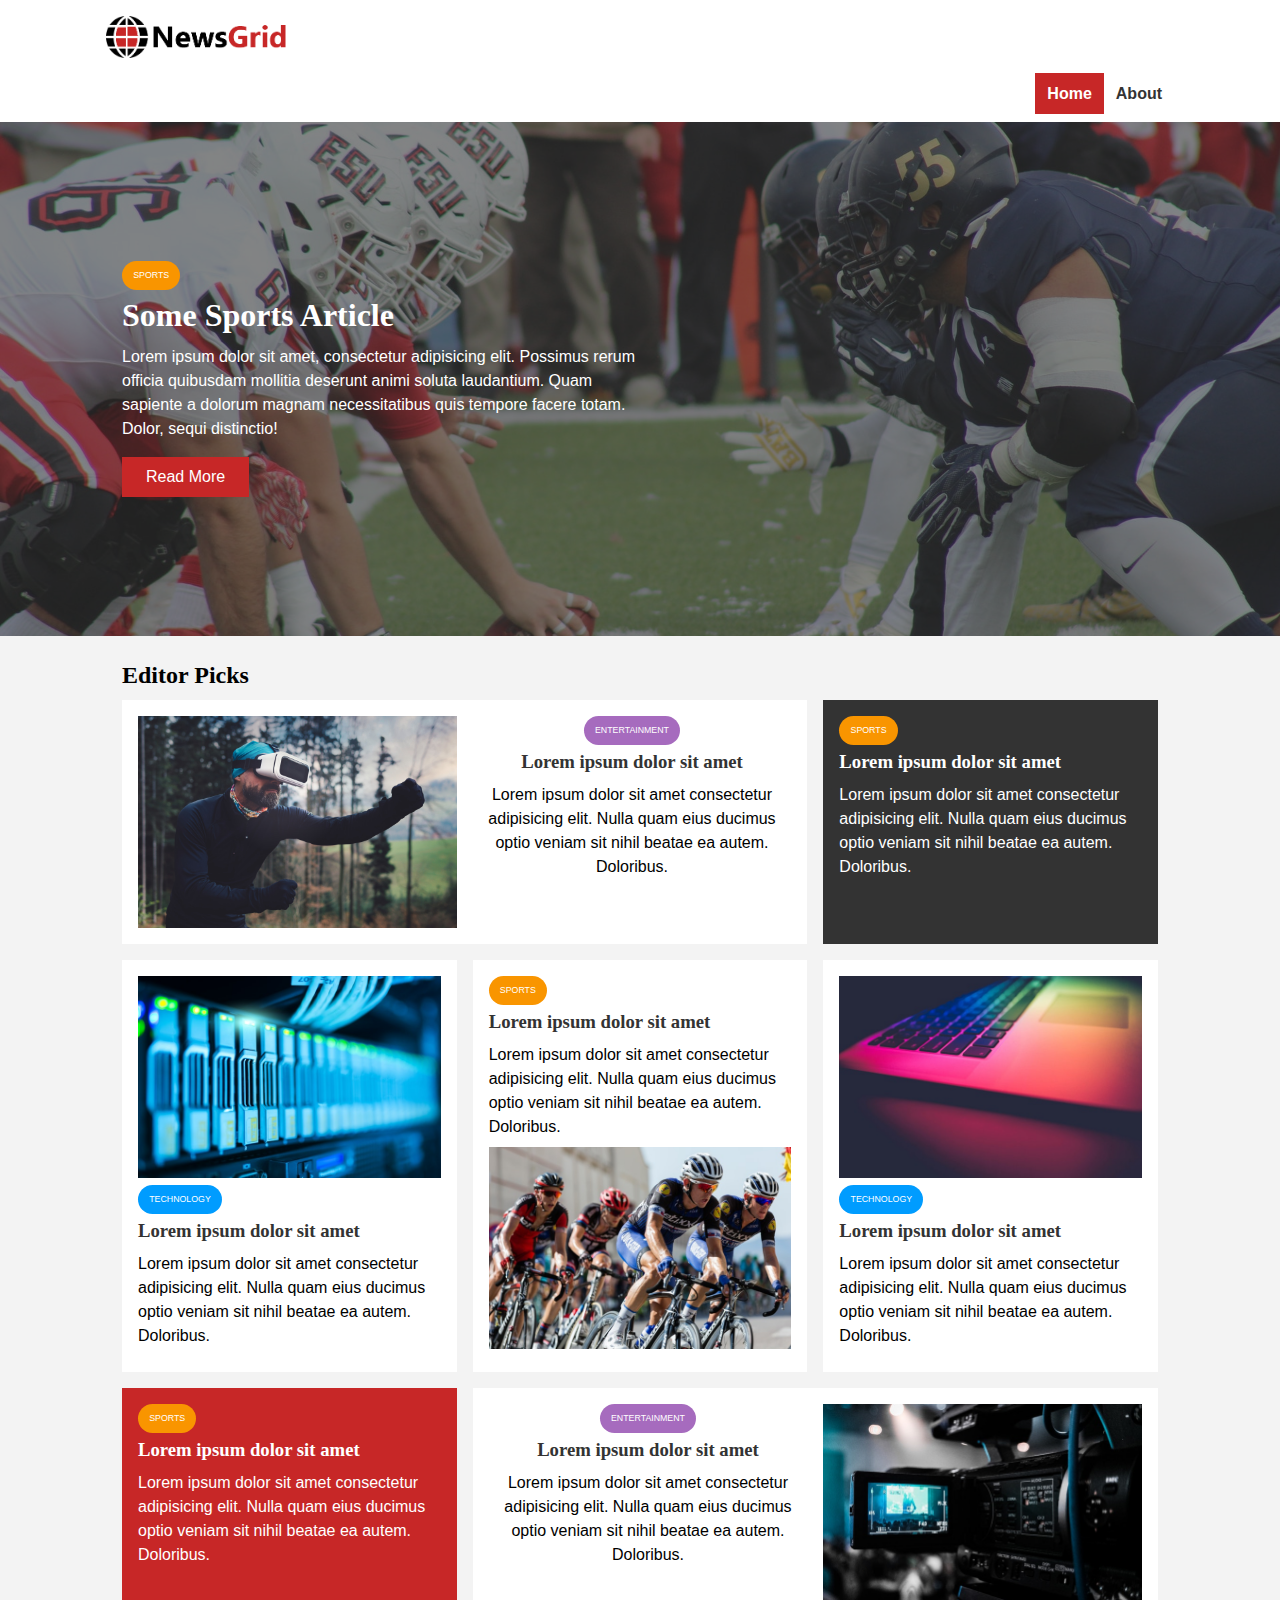
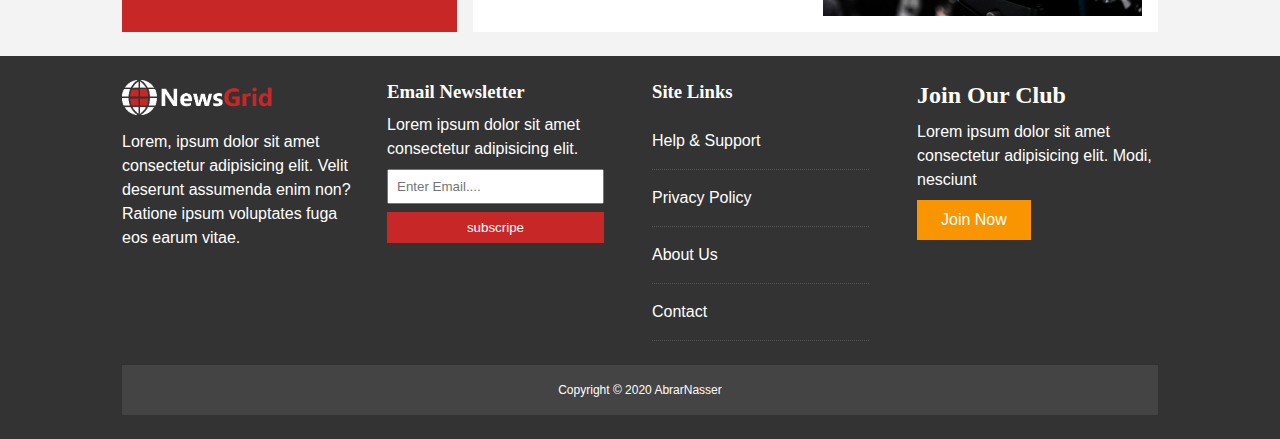
<file: index.html>
<!DOCTYPE html>
<html lang="en">
    <head>
      <meta charset="UTF-8" />
      <meta name="viewport" content="width=device-width, initial-scale=1.0" />
      <meta http-equiv="X-UA-Compatible" content="ie=edge" />
      <title>NewsGrid | latest News</title>
      <!--Links-->
      <link rel="stylesheet" href=" css/style.css" />      
      <link
      rel="stylesheet"
      href="https://use.fontawesome.com/releases/v5.7.2/css/all.css"
      integrity="sha384-fnmOCqbTlWIlj8LyTjo7mOUStjsKC4pOpQbqyi7RrhN7udi9RwhKkMHpvLbHG9Sr"
      crossorigin="anonymous"
    /> 
      <link
        rel="stylesheet"
        media="screen and (max-width:768px)"
        href="css/mobile.css"
      />
      <link
        rel="shortcut icon"
        type="image/x-icon"
        href="image_resources/favicon.ico"
      />
    </head>
    <body>
      <!---Navbar-->
      <nav id="main-nav">
        <div class="container">
          <img src="image_resources/logo.png" alt="newsgrid" class="logo" />
          <div class="social">
            <a href="https://www.facebook.com/" target="_blank"
              ><i class="icon fab fa-facebook-square fa-2x"></i
            ></a>
            <a href="https://twitter.com/" target="_blank"
              ><i class="icon fab fa-twitter fa-2x"></i
            ></a>
            <a href="http://instagram.com" target="_blank"
              ><i class="fab fa-instagram fa-2x"></i
            ></a>
            <a href="https://www.pinterest.com/" target="_blank"
              ><i class="icon fab fa-pinterest-square fa-2x"></i
            ></a>
          </div>
          <ul>
            <li><a class="current" href="index.html">Home</a></li>
            <li><a href="about.html">About</a></li>
          </ul>
        </div>
      </nav>
      <!------showcase---->
      <header id="showcase">
        <div class="container">
          <div class="showcase-container">
            <div class="showcase-content">
              <div class="category category-sports">Sports</div>
              <h1>Some Sports Article</h1>
              <p>
                Lorem ipsum dolor sit amet, consectetur adipisicing elit.
                Possimus rerum officia quibusdam mollitia deserunt animi soluta
                laudantium. Quam sapiente a dolorum magnam necessitatibus quis
                tempore facere totam. Dolor, sequi distinctio!
              </p>
              <a href="article.html" class="btn btn-primary">Read More</a>
            </div>
          </div>
        </div>
      </header>
      <!----Home Article----->
      <section id="home-articles" class="py-2">
        <div class="container">
          <h2>Editor Picks</h2>
          <div class="articles-container">
            <article class="card">
              <img src="image_resources/articles/ent1.jpg" alt="" />
              <div>
                <div class="category category-ent">Entertainment</div>
                <h3>
                  <a href="article.html">Lorem ipsum dolor sit amet</a>
                </h3>
                <p>
                  Lorem ipsum dolor sit amet consectetur adipisicing elit. Nulla
                  quam eius ducimus optio veniam sit nihil beatae ea autem.
                  Doloribus.
                </p>
              </div>
            </article>
            <article class="card bg-dark">
              <div class="category category-sports">Sports</div>
              <h3>
                <a href="article.html">Lorem ipsum dolor sit amet</a>
              </h3>
              <p>
                Lorem ipsum dolor sit amet consectetur adipisicing elit. Nulla
                quam eius ducimus optio veniam sit nihil beatae ea autem.
                Doloribus.
              </p>
            </article>
            <article class="card">
              <img src="image_resources/articles/tech1.jpg" alt="" />
              <div class="category category-tech">Technology</div>
              <h3>
                <a href="article.html">Lorem ipsum dolor sit amet</a>
              </h3>
              <p>
                Lorem ipsum dolor sit amet consectetur adipisicing elit. Nulla
                quam eius ducimus optio veniam sit nihil beatae ea autem.
                Doloribus.
              </p>
            </article>
            <article class="card">
              <div class="category category-sports">Sports</div>
              <h3>
                <a href="article.html">Lorem ipsum dolor sit amet</a>
              </h3>
              <p>
                Lorem ipsum dolor sit amet consectetur adipisicing elit. Nulla
                quam eius ducimus optio veniam sit nihil beatae ea autem.
                Doloribus.
              </p>
              <img src="image_resources/articles/sports1.jpg" alt="" />
            </article>
            <article class="card">
              <img src="image_resources/articles/tech2.jpg" alt="" />
              <div class="category category-tech">Technology</div>
              <h3>
                <a href="article.html">Lorem ipsum dolor sit amet</a>
              </h3>
              <p>
                Lorem ipsum dolor sit amet consectetur adipisicing elit. Nulla
                quam eius ducimus optio veniam sit nihil beatae ea autem.
                Doloribus.
              </p>
            </article>
            <article class="card bg-primary">
              <div class="category category-sports">Sports</div>
              <h3>
                <a href="article.html">Lorem ipsum dolor sit amet</a>
              </h3>
              <p>
                Lorem ipsum dolor sit amet consectetur adipisicing elit. Nulla
                quam eius ducimus optio veniam sit nihil beatae ea autem.
                Doloribus.
              </p>
            </article>
            <article class="card">
              <div>
                <div class="category category-ent">Entertainment</div>
                <h3>
                  <a href="article.html">Lorem ipsum dolor sit amet</a>
                </h3>
                <p>
                  Lorem ipsum dolor sit amet consectetur adipisicing elit. Nulla
                  quam eius ducimus optio veniam sit nihil beatae ea autem.
                  Doloribus.
                </p>
              </div>
              <img src="image_resources/articles/ent2.jpg" alt="" />
            </article>
          </div>
        </div>
      </section>
      <!----footer----->
      <footer id="main-footer" class="py-2">
        <div class="container footer-container">
          <div>
            <img src="image_resources/logo_light.png" alt="NewsGrid" />
            <p>
              Lorem, ipsum dolor sit amet consectetur adipisicing elit. Velit
              deserunt assumenda enim non? Ratione ipsum voluptates fuga eos
              earum vitae.
            </p>
          </div>
          <div>
            <h3>Email Newsletter</h3>
            <p>Lorem ipsum dolor sit amet consectetur adipisicing elit.</p>
            <form>
              <input type="email" placeholder="Enter Email...." />
              <input type="submit" value="subscripe" class="btn btn-primary" />
            </form>
          </div>
          <div>
            <h3>Site Links</h3>
            <ul class="list">
              <li><a href="#">Help & Support</a></li>
              <li><a href="#">Privacy Policy</a></li>
              <li><a href="#">About Us</a></li>
              <li><a href="#">Contact</a></li>
            </ul>
          </div>
          <div>
            <h2>Join Our Club</h2>
            <p>
              Lorem ipsum dolor sit amet consectetur adipisicing elit. Modi,
              nesciunt
            </p>
            <a href="#" class="btn btn-secondary">Join Now</a>
          </div>
          <div>
            <p>Copyright &copy; 2020 AbrarNasser</p>
          </div>
        </div>
      </footer>
    </body>
</html>
</file>
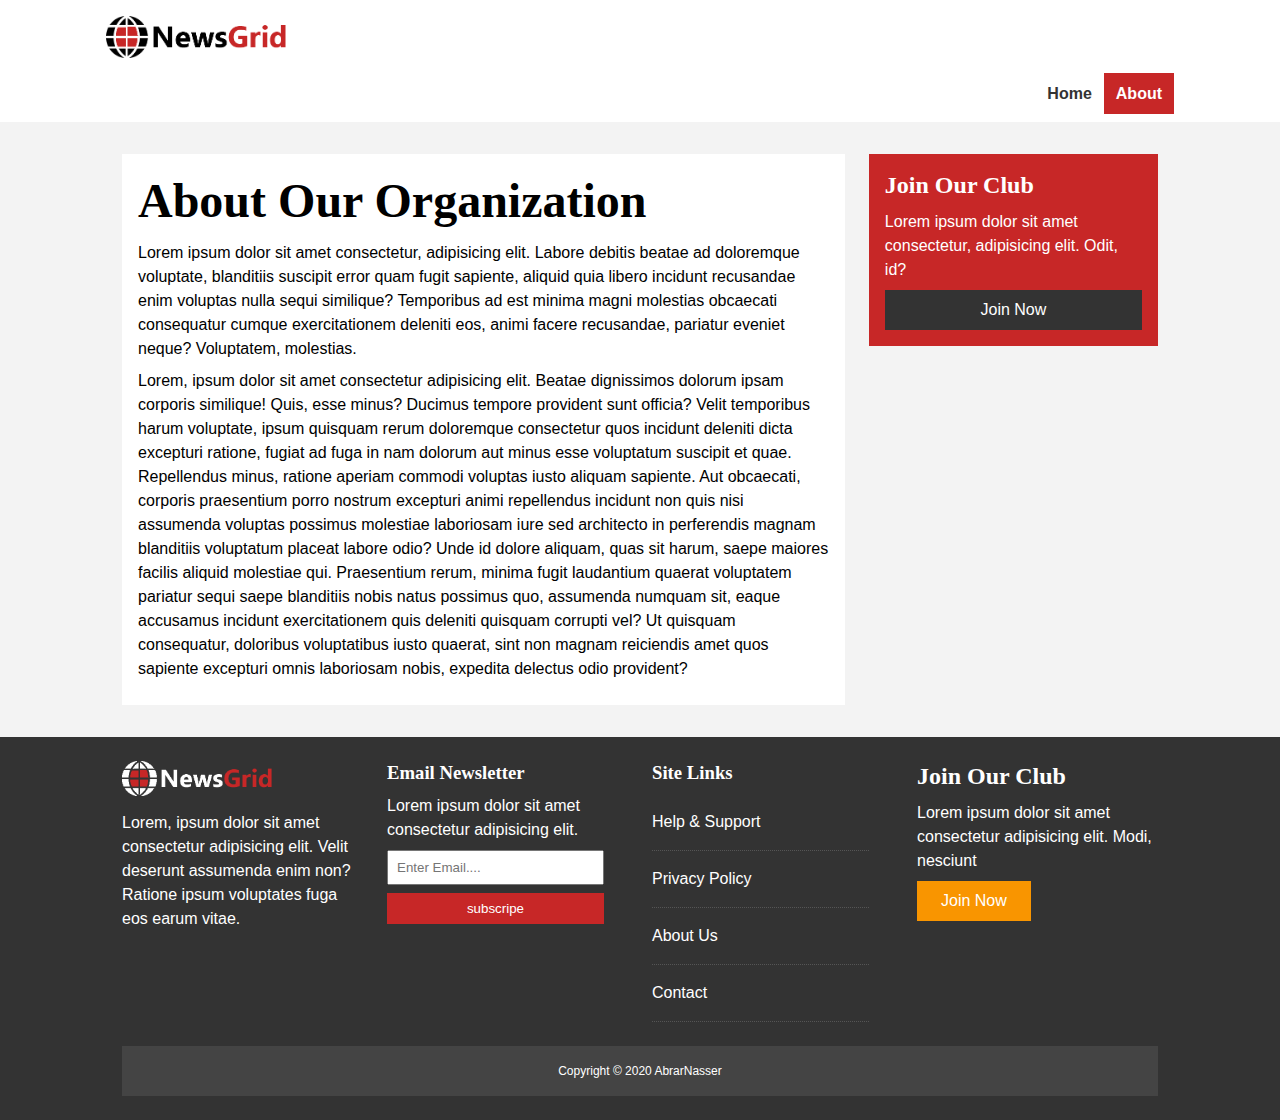
<file: about.html>
<!DOCTYPE html>
<html lang="en">
  <head>
    <meta charset="UTF-8" />
    <meta name="viewport" content="width=device-width, initial-scale=1.0" />
    <meta http-equiv="X-UA-Compatible" content="ie=edge" />
    <title>NewsGrid | About News</title>
    <!---Links-->
    <link rel="stylesheet" href=" css/style.css" />
    <link
      rel="stylesheet"
      href="https://use.fontawesome.com/releases/v5.7.2/css/all.css"
      integrity="sha384-fnmOCqbTlWIlj8LyTjo7mOUStjsKC4pOpQbqyi7RrhN7udi9RwhKkMHpvLbHG9Sr"
      crossorigin="anonymous"
    />
    <link
      rel="stylesheet"
      media="screen and (max-width:768px)"
      href="css/mobile.css"
    />
    <link
      rel="shortcut icon"
      type="image/x-icon"
      href="image_resources/favicon.ico"
    />
  </head>
  <body>
    <!---Navbar-->
    <nav id="main-nav">
      <div class="container">
        <img src="image_resources/logo.png" alt="newsgrid" class="logo" />
        <div class="social">
          <a href="https://www.facebook.com/" target="_blank"
            ><i class="icon fab fa-facebook-square fa-2x"></i
          ></a>
          <a href="https://twitter.com/" target="_blank"
            ><i class="icon fab fa-twitter fa-2x"></i
          ></a>
          <a href="http://instagram.com" target="_blank"
            ><i class="fab fa-instagram fa-2x"></i
          ></a>
          <a href="https://www.pinterest.com/" target="_blank"
            ><i class="icon fab fa-pinterest-square fa-2x"></i
          ></a>
        </div>
        <ul>
          <li><a href="index.html">Home</a></li>
          <li><a class="current" href="about.html">About</a></li>
        </ul>
      </div>
    </nav>
    <!-------about-section------>
    <section id="about">
      <div class="container">
        <div class="page-container">
          <article class="card">
            <h1 class="l-heading">About Our Organization</h1>
            <p>
              Lorem ipsum dolor sit amet consectetur, adipisicing elit. Labore
              debitis beatae ad doloremque voluptate, blanditiis suscipit error
              quam fugit sapiente, aliquid quia libero incidunt recusandae enim
              voluptas nulla sequi similique? Temporibus ad est minima magni
              molestias obcaecati consequatur cumque exercitationem deleniti
              eos, animi facere recusandae, pariatur eveniet neque? Voluptatem,
              molestias.
            </p>
            <p>
              Lorem, ipsum dolor sit amet consectetur adipisicing elit. Beatae
              dignissimos dolorum ipsam corporis similique! Quis, esse minus?
              Ducimus tempore provident sunt officia? Velit temporibus harum
              voluptate, ipsum quisquam rerum doloremque consectetur quos
              incidunt deleniti dicta excepturi ratione, fugiat ad fuga in nam
              dolorum aut minus esse voluptatum suscipit et quae. Repellendus
              minus, ratione aperiam commodi voluptas iusto aliquam sapiente.
              Aut obcaecati, corporis praesentium porro nostrum excepturi animi
              repellendus incidunt non quis nisi assumenda voluptas possimus
              molestiae laboriosam iure sed architecto in perferendis magnam
              blanditiis voluptatum placeat labore odio? Unde id dolore aliquam,
              quas sit harum, saepe maiores facilis aliquid molestiae qui.
              Praesentium rerum, minima fugit laudantium quaerat voluptatem
              pariatur sequi saepe blanditiis nobis natus possimus quo,
              assumenda numquam sit, eaque accusamus incidunt exercitationem
              quis deleniti quisquam corrupti vel? Ut quisquam consequatur,
              doloribus voluptatibus iusto quaerat, sint non magnam reiciendis
              amet quos sapiente excepturi omnis laboriosam nobis, expedita
              delectus odio provident?
            </p>
          </article>
          <aside class="card bg-primary">
            <h2>Join Our Club</h2>
            <p>
              Lorem ipsum dolor sit amet consectetur, adipisicing elit. Odit,
              id?
            </p>
            <a href="#" class="btn btn-dark btn-block">Join Now</a>
          </aside>
        </div>
      </div>
    </section>
    <!----footer----->
    <footer id="main-footer" class="py-2">
      <div class="container footer-container">
        <div>
          <img src="image_resources/logo_light.png" alt="NewsGrid" />
          <p>
            Lorem, ipsum dolor sit amet consectetur adipisicing elit. Velit
            deserunt assumenda enim non? Ratione ipsum voluptates fuga eos earum
            vitae.
          </p>
        </div>
        <div>
          <h3>Email Newsletter</h3>
          <p>Lorem ipsum dolor sit amet consectetur adipisicing elit.</p>
          <form>
            <input type="email" placeholder="Enter Email...." />
            <input type="submit" value="subscripe" class="btn btn-primary" />
          </form>
        </div>
        <div>
          <h3>Site Links</h3>
          <ul class="list">
            <li><a href="#">Help & Support</a></li>
            <li><a href="#">Privacy Policy</a></li>
            <li><a href="#">About Us</a></li>
            <li><a href="#">Contact</a></li>
          </ul>
        </div>
        <div>
          <h2>Join Our Club</h2>
          <p>
            Lorem ipsum dolor sit amet consectetur adipisicing elit. Modi,
            nesciunt
          </p>
          <a href="#" class="btn btn-secondary">Join Now</a>
        </div>
        <div>
          <p>Copyright &copy; 2020 AbrarNasser</p>
        </div>
      </div>
    </footer>
  </body>
</html>
</file>
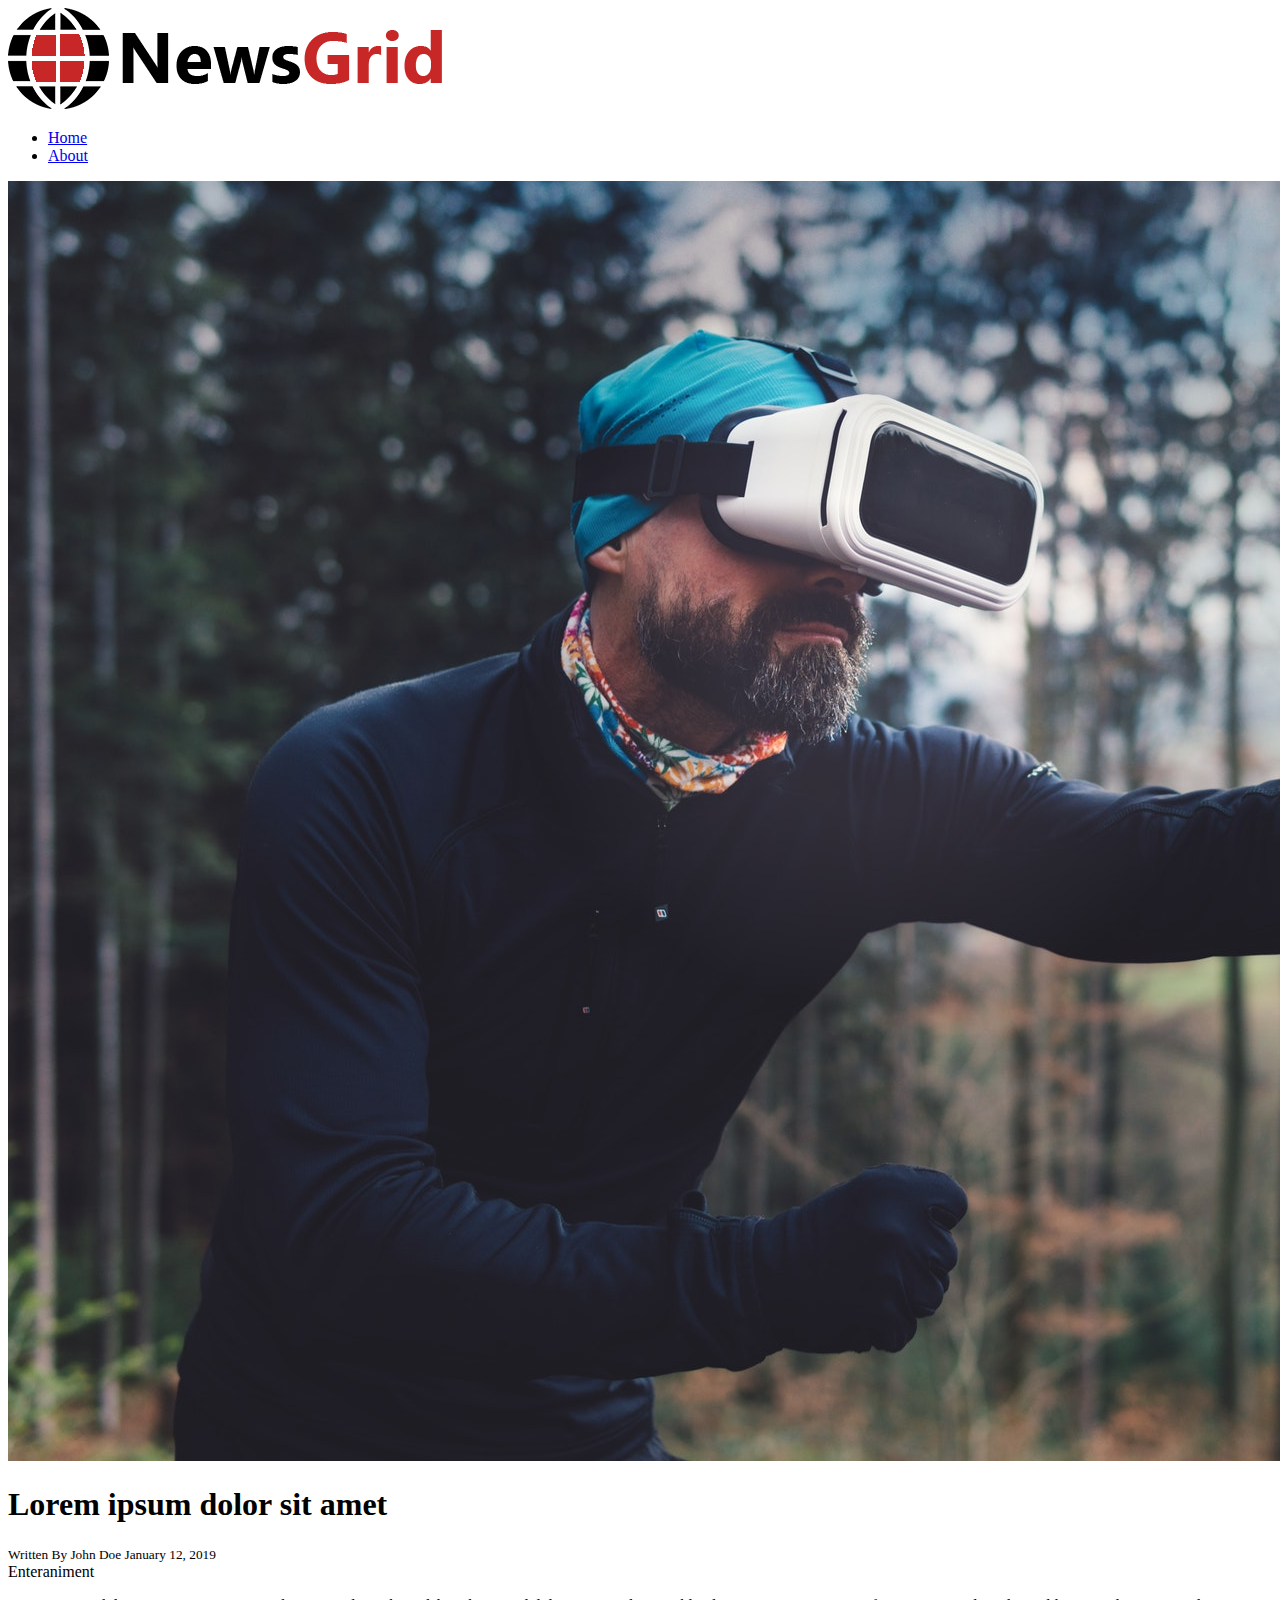
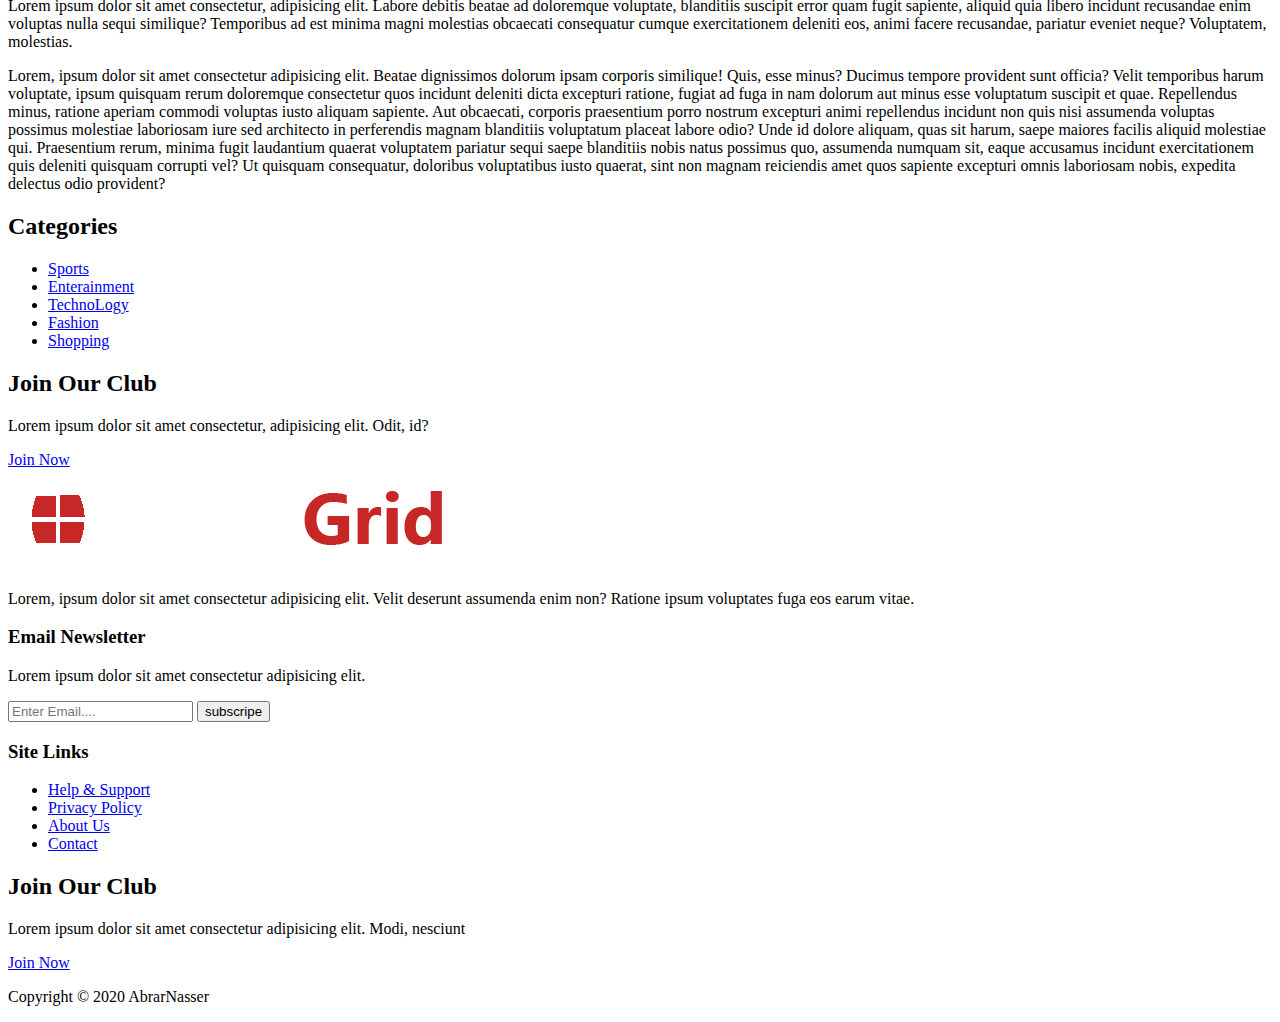
<file: article.html>
<!DOCTYPE html>
<html lang="en">
    <head>
      <meta charset="UTF-8" />
      <meta name="viewport" content="width=device-width, initial-scale=1.0" />
      <meta http-equiv="X-UA-Compatible" content="ie=edge" />
      <title>NewsGrid | latest News</title>
      <!---Links-->
      <link
        rel="stylesheet"
        href="https://use.fontawesome.com/releases/v5.7.2/css/all.css"
        integrity="sha384-fnmOCqbTlWIlj8LyTjo7mOUStjsKC4pOpQbqyi7RrhN7udi9RwhKkMHpvLbHG9Sr"
        crossorigin="anonymous"
      />
      <link
        rel="stylesheet"
        media="screen and (max-width:768px)"
        href="css/mobile.css"
      />
      <link
        rel="shortcut icon"
        type="image/x-icon"
        href="image_resources/favicon.ico"
      />
    </head>
    <body>
      <!---Navbar-->
      <nav id="main-nav">
        <div class="container">
          <img src="image_resources/logo.png" alt="newsgrid" class="logo" />
          <div class="social">
            <a href="https://www.facebook.com/" target="_blank"
              ><i class="icon fab fa-facebook-square fa-2x"></i
            ></a>
            <a href="https://twitter.com/" target="_blank"
              ><i class="icon fab fa-twitter fa-2x"></i
            ></a>
            <a href="http://instagram.com" target="_blank"
              ><i class="fab fa-instagram fa-2x"></i
            ></a>
            <a href="https://www.pinterest.com/" target="_blank"
              ><i class="icon fab fa-pinterest-square fa-2x"></i
            ></a>
          </div>
          <ul>
            <li><a href="index.html">Home</a></li>
            <li><a href="about.html">About</a></li>
          </ul>
        </div>
      </nav>
      <!-------article------>
      <section id="article">
        <div class="container">
          <div class="page-container">
            <article class="card">
              <img src="image_resources/articles/ent1.jpg" alt="" />
              <h1 class="l-heading">Lorem ipsum dolor sit amet</h1>
              <div class="meta">
                <small>
                  <i class="fas fa-user"></i> Written By John Doe January 12,
                  2019
                </small>
                <div class="category category-ent">Enteraniment</div>
              </div>
              <p>
                Lorem ipsum dolor sit amet consectetur, adipisicing elit. Labore
                debitis beatae ad doloremque voluptate, blanditiis suscipit
                error quam fugit sapiente, aliquid quia libero incidunt
                recusandae enim voluptas nulla sequi similique? Temporibus ad
                est minima magni molestias obcaecati consequatur cumque
                exercitationem deleniti eos, animi facere recusandae, pariatur
                eveniet neque? Voluptatem, molestias.
              </p>
              <p>
                Lorem, ipsum dolor sit amet consectetur adipisicing elit. Beatae
                dignissimos dolorum ipsam corporis similique! Quis, esse minus?
                Ducimus tempore provident sunt officia? Velit temporibus harum
                voluptate, ipsum quisquam rerum doloremque consectetur quos
                incidunt deleniti dicta excepturi ratione, fugiat ad fuga in nam
                dolorum aut minus esse voluptatum suscipit et quae. Repellendus
                minus, ratione aperiam commodi voluptas iusto aliquam sapiente.
                Aut obcaecati, corporis praesentium porro nostrum excepturi
                animi repellendus incidunt non quis nisi assumenda voluptas
                possimus molestiae laboriosam iure sed architecto in perferendis
                magnam blanditiis voluptatum placeat labore odio? Unde id dolore
                aliquam, quas sit harum, saepe maiores facilis aliquid molestiae
                qui. Praesentium rerum, minima fugit laudantium quaerat
                voluptatem pariatur sequi saepe blanditiis nobis natus possimus
                quo, assumenda numquam sit, eaque accusamus incidunt
                exercitationem quis deleniti quisquam corrupti vel? Ut quisquam
                consequatur, doloribus voluptatibus iusto quaerat, sint non
                magnam reiciendis amet quos sapiente excepturi omnis laboriosam
                nobis, expedita delectus odio provident?
              </p>
            </article>
            <aside id="categories" class="card">
              <h2>Categories</h2>
              <ul class="list">
                <li>
                  <a href="#"><i class="fas fa-chevron-right"></i> Sports</a>
                </li>
                <li>
                  <a href="#"
                    ><i class="fas fa-chevron-right"></i>Enterainment</a
                  >
                </li>
                <li>
                  <a href="#"
                    ><i class="fas fa-chevron-right"></i> TechnoLogy</a
                  >
                </li>
                <li>
                  <a href="#"><i class="fas fa-chevron-right"></i> Fashion</a>
                </li>
                <li>
                  <a href="#"><i class="fas fa-chevron-right"></i> Shopping</a>
                </li>
              </ul>
            </aside>
            <aside class="card bg-secondary">
              <h2>Join Our Club</h2>
              <p>
                Lorem ipsum dolor sit amet consectetur, adipisicing elit. Odit,
                id?
              </p>
              <a href="#" class="btn btn-dark btn-block">Join Now</a>
            </aside>
          </div>
        </div>
      </section>
      <!----footer----->
      <footer id="main-footer" class="py-2">
        <div class="container footer-container">
          <div>
            <img src="image_resources/logo_light.png" alt="NewsGrid" />
            <p>
              Lorem, ipsum dolor sit amet consectetur adipisicing elit. Velit
              deserunt assumenda enim non? Ratione ipsum voluptates fuga eos
              earum vitae.
            </p>
          </div>
          <div>
            <h3>Email Newsletter</h3>
            <p>Lorem ipsum dolor sit amet consectetur adipisicing elit.</p>
            <form>
              <input type="email" placeholder="Enter Email...." />
              <input type="submit" value="subscripe" class="btn btn-primary" />
            </form>
          </div>
          <div>
            <h3>Site Links</h3>
            <ul class="list">
              <li><a href="#">Help & Support</a></li>
              <li><a href="#">Privacy Policy</a></li>
              <li><a href="#">About Us</a></li>
              <li><a href="#">Contact</a></li>
            </ul>
          </div>
          <div>
            <h2>Join Our Club</h2>
            <p>
              Lorem ipsum dolor sit amet consectetur adipisicing elit. Modi,
              nesciunt
            </p>
            <a href="#" class="btn btn-secondary">Join Now</a>
          </div>
          <div>
            <p>Copyright &copy; 2020 AbrarNasser</p>
          </div>
        </div>
      </footer>
    </body>
  </html>
</html>
</file>
<file: css/style.css>
:root {
  --primary-color: #c72727;
  --secondary-color: #f99500;
  --light-color: #f3f3f3;
  --dark-color: #333;
  --max-width: 1100px;
}
.category {
  --sports-color: #f99500;
  --ent-color: #a66bbe;
  --tech-color: #009cff;
}
*{
    margin: 0;
    padding: 0;
    box-sizing: border-box;
}
body{
    font-family: 'lato', sans-serif;
    line-height: 1.5;
    background-color: var(--light-color);
}
a {
    color: #333;
    text-decoration: none;
}
ul{
    list-style: none;
}
p{
    margin: .5rem 0;
}
img {
    width: 100%
}
h1, h2, h3, h4, h5, h6
{
   font-family: 'Staatliches', cursive;
   margin-bottom: .55rem;
   line-height: 1.3;
    }
/*****first section***/
.container {
    max-width: var(--max-width);
    margin: auto;
    padding: 0 2rem;
    overflow: hidden;
}
.category {
    display: inline-block;
    color: #fff;
    font-size: .55rem;
    text-transform: uppercase;
    padding: .5rem .7rem;
    margin-bottom: .3rem;
    border-radius: 15px;
}
.category-sports{
    background-color: var(--sports-color);
}
.category-ent{
        background-color: var(--ent-color);
}
.category-tech{
        background-color: var(--tech-color);
}
.btn{
    display: inline-block;
    border: none;
    color: #fff;
    padding: .5rem 1.5rem;
    background-color: var(--dark-color);
    color: #fff;
    padding: .5rem 1.5rem;
}
.btn-light{
    background-color: var(--light-color);
}
.btn-primary{
    background-color: var(--primary-color);
}
.btn-secondary{
    background-color: var(--secondary-color);
}
.btn-block{
    display: block;
    width: 100%;
    text-align: center;
}
.btn:hover{
    opacity: .9;
}
.card{
    background-color: #fff;
    padding: 1rem;
}
.bg-dark
{
    color: #fff;
    background-color: var(--dark-color);
}
.bg-primary
{
    color: #fff;
    background-color: var(--primary-color);
}
.bg-secondary
{
    color: #fff;
    background-color: var(--secondary-color);
}
.bg-dark h1,
.bg-dark h2,
.bg-dark h3,
.bg-dark a,
.bg-primary h1,
.bg-primary h2,
.bg-primary h3,
.bg-primary a,
.bg-secondary h1,
.bg-secondary h2,
.bg-secondary h3,
.bg-secondary a {
  color: #fff;
}

.py-1{ padding: 1.5rem 0;}
.py-2{ padding: 1.5rem 0;}
.py-3{padding: 1.5rem 0;}
.p-1{ padding: 1.5rem ;}
.p-2{ padding: 2rem ;}
.p-3{ padding: 3rem ;}

.list li {
    padding: 1rem 0;
    width: 90%;
    border-bottom: #555 dotted 1px; 
}
.list li a:hover{
    color: var(--primary-color) !important;
}
/*****page Inner grid container***/
.page-container{
    display: grid;
    grid-template-columns: 5fr 2fr;
    margin: 2rem 0;
    grid-gap: 1.5rem;
}
.page-container > *:first-child{
    grid-row: 1 /span 3;
}
.l-heading{
    font-size: 3rem;
}
/*********Navigation******/
#main-nav {
    background-color: #fff;
    top: 0;
    position: sticky;
    z-index: 2;
}
#main-nav .container {
    display: grid;
    grid-auto-columns: 6fr 3fr 2fr;
    padding: 1rem;
    align-items: center;
}
#main-nav .logo{
    width: 180px;
/*    margin-top: 20px;*/
}
#main-nav ul{
    justify-self: end;
    display: flex;
}
#main-nav ul li a{
    padding: .75rem;
    font-weight: bold;
}
#main-nav ul li a.current{
    background-color: var(--primary-color);
    color: #fff;
}
#main-nav ul li a:hover{
    background-color: var(--light-color);
    color: var(--dark-color);
}
#main-nav .social {
    justify-self: center;
}
#main-nav .social i {
    color: #777;
    margin-right: .5rem;
}
/**********showcase****/
#showcase{
    padding: 2rem;
    color: #fff; 
    background-color: #333;
    position: relative;
}
#showcase:before{
      content: '';
     background-image: url('../image_resources/featured.jpg');
     background-position: center;
    background-repeat: no-repeat;
    background-size: cover;
    position: absolute;
    top: 0;
    left: 0;
    width: 100%;
    height: 100%;
    opacity: .4;
}
#showcase .showcase-container{
    display: grid;
    grid-template-columns: repeat(2, 1fr);
    justify-content: center;
    align-items: center;
    height: 50vh;
}
#showcase .showcase-content{
    z-index: 1;
}
#showcase .showcase-content p {
    margin-bottom: 1rem;
}
/**********HomeArticles****/
#home-articles .articles-container
{
    display: grid;
    grid-template-columns:repeat(3 ,1fr);
    grid-gap: 1rem;
}
#home-articles .articles-container > *:first-child,
#home-articles .articles-container > *:last-child
{
    display: grid;
    grid-template-columns: repeat(2 ,1fr);
    grid-gap: 1rem;
    text-align: center;
    grid-column: 1 /span 2;
}
#home-articles .articles-container > *:last-child{
    grid-column: 2 /span 2; 
}
#article .meta{
    display:flex;
    justify-content: space-between;
    align-items: center;
    padding: .5rem;
    background-color: #eee;
}
#article .meta .category{
    margin-top: .4rem;
}
/********footer***/
#main-footer
{
    background-color: var(--dark-color);
    color: #fff;
}
#main-footer img{
    width: 150px;
}
#main-footer a{
    color: #fff;
}
#main-footer .footer-container{
    display: grid;
    grid-gap: 1.5rem;
    grid-template-columns: repeat(4 ,1fr);
}
#main-footer .footer-container > *:last-child{
    background-color: #444;
    grid-column: 1 / span 4;
    padding: .5rem;
    text-align: center;
    font-size: .75rem;
}
#main-footer .footer-container input[type='email']
{
    width: 90%;
    padding: .5rem;
    margin-bottom: .5rem;
}
#main-footer .footer-container input[type='submit']
{
    width: 90%;
    
}
</file>
<file: css/mobile.css>
#main-nav .social{
    display: none;
}
#main-nav .container {
    grid-gap: 1.2rem;
    grid-auto-columns: 1fr;
}
#main-nav ul,#main-nav .logo{
    justify-self: center;
}
#main-nav ul li a{
    padding: .50rem;
}
#home-articles .articles-container > *:first-child,
#home-articles .articles-container > *:last-child
{
    grid-template-columns: 1fr;
    grid-column: 1;
    
}
@media(max-width:600px){
    /*stack grid items*/
    #home-articles .articles-container,#showcase .showcase-container,#main-footer .footer-container{
       grid-template-columns: 1fr; 
    }
    #main-footer .footer-container > *:last-child{
        grid-column: 1
    }
    #main-footer .footer-container > *:first-child,#main-footer .footer-container > *:nth-child(2){
        border-bottom: #444 dotted 1px;
        padding-bottom: 1rem;
    }
    .page-container{
        grid-template-columns: 1fr;
    }
    .page-container > *:first-child{
        grid-row: 1 ;}
    l-heading{
        font-size: 2rem;
    }
}
</file>
